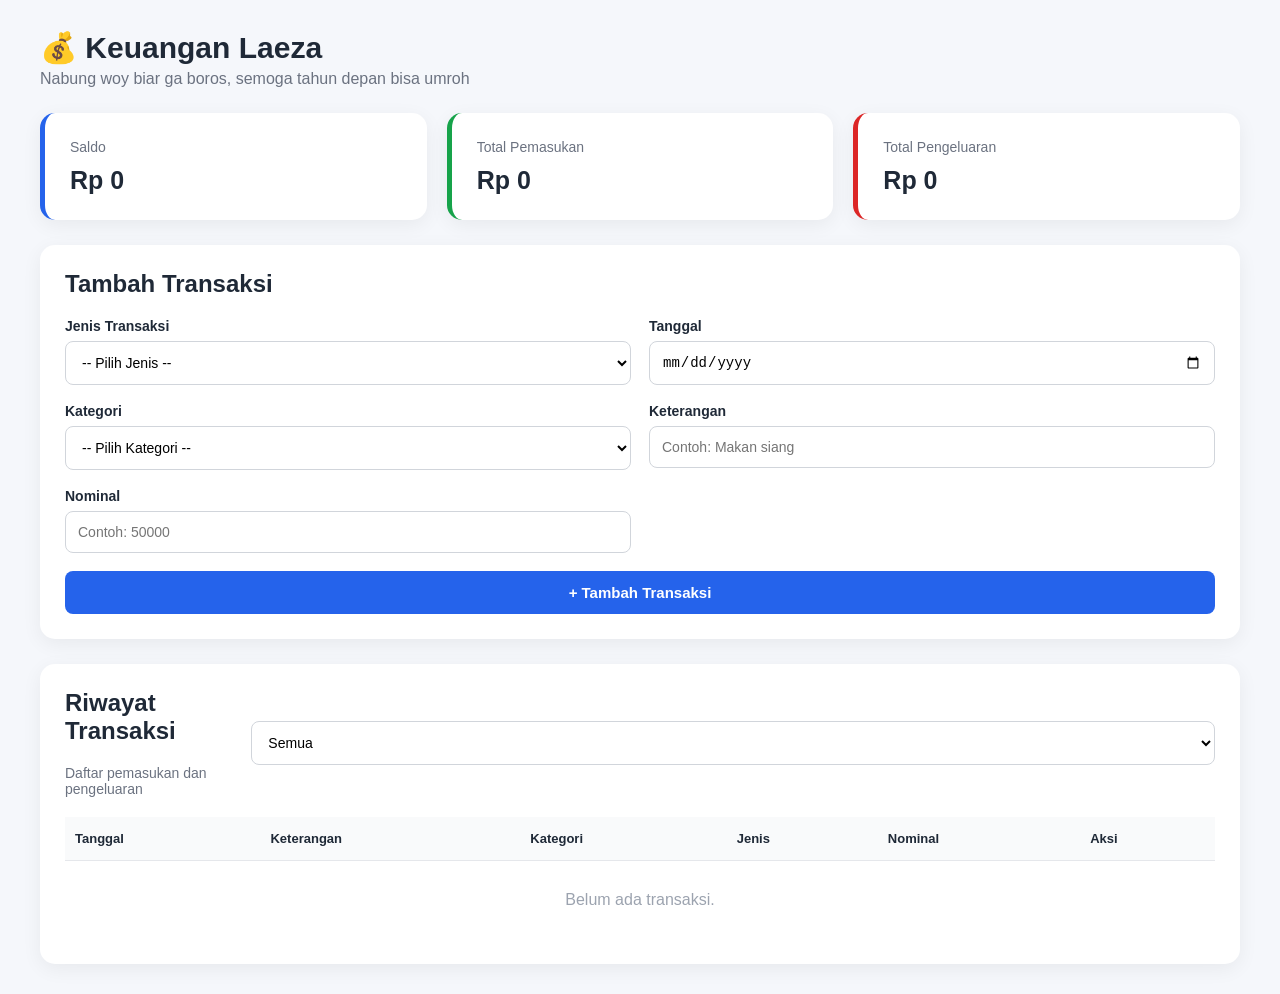
<file: index.html>
<!DOCTYPE html>
<html lang="id">
<head>
    <meta charset="UTF-8">
    <meta name="viewport" content="width=device-width, initial-scale=1.0">
    <title>Keuangan Laeza</title>

    <link rel="stylesheet" href="style.css">
</head>

<body>

    <div class="container">

        <!-- HEADER -->
        <header>
            <div>
                <h1>💰 Keuangan Laeza</h1>
                <p>Nabung woy biar ga boros, semoga tahun depan bisa umroh</p>
            </div>
        </header>

        <!-- DASHBOARD -->
        <section class="dashboard">

            <div class="card saldo">
                <span>Saldo</span>
                <h2 id="saldo">Rp 0</h2>
            </div>

            <div class="card pemasukan">
                <span>Total Pemasukan</span>
                <h2 id="pemasukan">Rp 0</h2>
            </div>

            <div class="card pengeluaran">
                <span>Total Pengeluaran</span>
                <h2 id="pengeluaran">Rp 0</h2>
            </div>

        </section>

        <!-- FORM TRANSAKSI -->
        <section class="form-section">

            <h2>Tambah Transaksi</h2>

            <form id="formTransaksi">

                <div class="form-group">
                    <label>Jenis Transaksi</label>

                    <select id="jenis" required>
                        <option value="">-- Pilih Jenis --</option>
                        <option value="pemasukan">Pemasukan</option>
                        <option value="Pengeluaran">Pengeluaran</option>
                        <option value="pengeluaran">Investasi</option>
                    </select>
                </div>

                <div class="form-group">
                    <label>Tanggal</label>
                    <input type="date" id="tanggal" required>
                </div>

                <div class="form-group">
                    <label>Kategori</label>

                    <select id="kategori" required>
                        <option value="">-- Pilih Kategori --</option>
                        <option value="Gaji">Gaji</option>
                        <option value="Bonus">Bonus</option>
                        <option value="Makanan">Makanan</option>
                        <option value="Transportasi">Transportasi</option>
                        <option value="Belanja">Belanja</option>
                        <option value="Tagihan">Tagihan</option>
                        <option value="Hiburan">Hiburan</option>
                        <option value="Kesehatan">Kesehatan</option>
                        <option value="Pendidikan">Pendidikan</option>
                        <option value="Lainnya">Lainnya</option>
                    </select>
                </div>

                <div class="form-group">
                    <label>Keterangan</label>
                    <input
                        type="text"
                        id="keterangan"
                        placeholder="Contoh: Makan siang"
                        required
                    >
                </div>

                <div class="form-group">
                    <label>Nominal</label>
                    <input
                        type="number"
                        id="nominal"
                        placeholder="Contoh: 50000"
                        min="1"
                        required
                    >
                </div>

                <button type="submit" class="btn-tambah">
                    + Tambah Transaksi
                </button>

            </form>

        </section>

        <!-- DAFTAR TRANSAKSI -->
        <section class="transaksi-section">

            <div class="section-header">

                <div>
                    <h2>Riwayat Transaksi</h2>
                    <p>Daftar pemasukan dan pengeluaran</p>
                </div>

                <select id="filterJenis">
                    <option value="semua">Semua</option>
                    <option value="pemasukan">Pemasukan</option>
                    <option value="pengeluaran">Pengeluaran</option>
                </select>

            </div>

            <div class="table-container">

                <table>

                    <thead>
                        <tr>
                            <th>Tanggal</th>
                            <th>Keterangan</th>
                            <th>Kategori</th>
                            <th>Jenis</th>
                            <th>Nominal</th>
                            <th>Aksi</th>
                        </tr>
                    </thead>

                    <tbody id="daftarTransaksi">
                    </tbody>

                </table>

            </div>

            <div id="kosong" class="kosong">
                Belum ada transaksi.
            </div>

        </section>

    </div>

      <script src="supabase.js"></script>

<script>
    const SUPABASE_URL = "https://wavjpyosiflyugtenriw.supabase.co/rest/v1/";
    const SUPABASE_KEY = "sb_publishable_TpL_Pu2wtli4fp1m_q2-6Q_lDor6pzK";

    const supabaseClient = window.supabase.createClient(
        SUPABASE_URL,
        SUPABASE_KEY
    );
</script>

<script src="script.js"></script>

</body>
</html>
</file>
<file: style.css>
* {
    box-sizing: border-box;
    margin: 0;
    padding: 0;
}

body {
    font-family: Arial, Helvetica, sans-serif;
    background: #f5f7fb;
    color: #1f2937;
}

.container {
    width: 95%;
    max-width: 1200px;
    margin: 30px auto;
}

/* HEADER */

header {
    margin-bottom: 25px;
}

header h1 {
    font-size: 30px;
    margin-bottom: 5px;
}

header p {
    color: #6b7280;
}

/* DASHBOARD */

.dashboard {
    display: grid;
    grid-template-columns: repeat(3, 1fr);
    gap: 20px;
    margin-bottom: 25px;
}

.card {
    background: white;
    padding: 25px;
    border-radius: 15px;
    box-shadow: 0 5px 20px rgba(0,0,0,0.06);
}

.card span {
    color: #6b7280;
    font-size: 14px;
}

.card h2 {
    margin-top: 10px;
    font-size: 25px;
}

.saldo {
    border-left: 5px solid #2563eb;
}

.pemasukan {
    border-left: 5px solid #16a34a;
}

.pengeluaran {
    border-left: 5px solid #dc2626;
}

/* FORM */

.form-section,
.transaksi-section {
    background: white;
    padding: 25px;
    border-radius: 15px;
    box-shadow: 0 5px 20px rgba(0,0,0,0.06);
    margin-bottom: 25px;
}

.form-section h2,
.transaksi-section h2 {
    margin-bottom: 20px;
}

form {
    display: grid;
    grid-template-columns: repeat(2, 1fr);
    gap: 18px;
}

.form-group {
    display: flex;
    flex-direction: column;
}

.form-group label {
    margin-bottom: 7px;
    font-weight: bold;
    font-size: 14px;
}

input,
select {
    width: 100%;
    padding: 12px;
    border: 1px solid #d1d5db;
    border-radius: 8px;
    font-size: 14px;
    background: white;
}

input:focus,
select:focus {
    outline: none;
    border-color: #2563eb;
}

.btn-tambah {
    grid-column: span 2;
    padding: 13px;
    border: none;
    border-radius: 8px;
    background: #2563eb;
    color: white;
    font-size: 15px;
    font-weight: bold;
    cursor: pointer;
}

.btn-tambah:hover {
    opacity: 0.9;
}

/* HEADER TRANSAKSI */

.section-header {
    display: flex;
    justify-content: space-between;
    align-items: center;
    margin-bottom: 20px;
}

.section-header p {
    color: #6b7280;
    font-size: 14px;
}

/* TABLE */

.table-container {
    overflow-x: auto;
}

table {
    width: 100%;
    border-collapse: collapse;
}

th,
td {
    padding: 14px 10px;
    border-bottom: 1px solid #e5e7eb;
    text-align: left;
    white-space: nowrap;
}

th {
    background: #f9fafb;
    font-size: 13px;
}

td {
    font-size: 14px;
}

.masuk {
    color: #16a34a;
    font-weight: bold;
}

.keluar {
    color: #dc2626;
    font-weight: bold;
}

/* BUTTON AKSI */

.btn-edit,
.btn-hapus {
    border: none;
    padding: 7px 10px;
    border-radius: 6px;
    cursor: pointer;
    margin-right: 4px;
}

.btn-edit {
    background: #f59e0b;
    color: white;
}

.btn-hapus {
    background: #dc2626;
    color: white;
}

/* KOSONG */

.kosong {
    text-align: center;
    padding: 30px;
    color: #9ca3af;
}

/* RESPONSIVE */

@media (max-width: 768px) {

    .dashboard {
        grid-template-columns: 1fr;
    }

    form {
        grid-template-columns: 1fr;
    }

    .btn-tambah {
        grid-column: span 1;
    }

    .section-header {
        flex-direction: column;
        align-items: flex-start;
        gap: 15px;
    }

    header h1 {
        font-size: 24px;
    }

    .card h2 {
        font-size: 22px;
    }

}
</file>
<file: Aplikasi Keuangan/style.css>
* {
    box-sizing: border-box;
    margin: 0;
    padding: 0;
}

body {
    font-family: Arial, Helvetica, sans-serif;
    background: #f5f7fb;
    color: #1f2937;
}

.container {
    width: 95%;
    max-width: 1200px;
    margin: 30px auto;
}

/* HEADER */

header {
    margin-bottom: 25px;
}

header h1 {
    font-size: 30px;
    margin-bottom: 5px;
}

header p {
    color: #6b7280;
}

/* DASHBOARD */

.dashboard {
    display: grid;
    grid-template-columns: repeat(3, 1fr);
    gap: 20px;
    margin-bottom: 25px;
}

.card {
    background: white;
    padding: 25px;
    border-radius: 15px;
    box-shadow: 0 5px 20px rgba(0,0,0,0.06);
}

.card span {
    color: #6b7280;
    font-size: 14px;
}

.card h2 {
    margin-top: 10px;
    font-size: 25px;
}

.saldo {
    border-left: 5px solid #2563eb;
}

.pemasukan {
    border-left: 5px solid #16a34a;
}

.pengeluaran {
    border-left: 5px solid #dc2626;
}

/* FORM */

.form-section,
.transaksi-section {
    background: white;
    padding: 25px;
    border-radius: 15px;
    box-shadow: 0 5px 20px rgba(0,0,0,0.06);
    margin-bottom: 25px;
}

.form-section h2,
.transaksi-section h2 {
    margin-bottom: 20px;
}

form {
    display: grid;
    grid-template-columns: repeat(2, 1fr);
    gap: 18px;
}

.form-group {
    display: flex;
    flex-direction: column;
}

.form-group label {
    margin-bottom: 7px;
    font-weight: bold;
    font-size: 14px;
}

input,
select {
    width: 100%;
    padding: 12px;
    border: 1px solid #d1d5db;
    border-radius: 8px;
    font-size: 14px;
    background: white;
}

input:focus,
select:focus {
    outline: none;
    border-color: #2563eb;
}

.btn-tambah {
    grid-column: span 2;
    padding: 13px;
    border: none;
    border-radius: 8px;
    background: #2563eb;
    color: white;
    font-size: 15px;
    font-weight: bold;
    cursor: pointer;
}

.btn-tambah:hover {
    opacity: 0.9;
}

/* HEADER TRANSAKSI */

.section-header {
    display: flex;
    justify-content: space-between;
    align-items: center;
    margin-bottom: 20px;
}

.section-header p {
    color: #6b7280;
    font-size: 14px;
}

/* TABLE */

.table-container {
    overflow-x: auto;
}

table {
    width: 100%;
    border-collapse: collapse;
}

th,
td {
    padding: 14px 10px;
    border-bottom: 1px solid #e5e7eb;
    text-align: left;
    white-space: nowrap;
}

th {
    background: #f9fafb;
    font-size: 13px;
}

td {
    font-size: 14px;
}

.masuk {
    color: #16a34a;
    font-weight: bold;
}

.keluar {
    color: #dc2626;
    font-weight: bold;
}

/* BUTTON AKSI */

.btn-edit,
.btn-hapus {
    border: none;
    padding: 7px 10px;
    border-radius: 6px;
    cursor: pointer;
    margin-right: 4px;
}

.btn-edit {
    background: #f59e0b;
    color: white;
}

.btn-hapus {
    background: #dc2626;
    color: white;
}

/* KOSONG */

.kosong {
    text-align: center;
    padding: 30px;
    color: #9ca3af;
}

/* RESPONSIVE */

@media (max-width: 768px) {

    .dashboard {
        grid-template-columns: 1fr;
    }

    form {
        grid-template-columns: 1fr;
    }

    .btn-tambah {
        grid-column: span 1;
    }

    .section-header {
        flex-direction: column;
        align-items: flex-start;
        gap: 15px;
    }

    header h1 {
        font-size: 24px;
    }

    .card h2 {
        font-size: 22px;
    }

}
</file>
